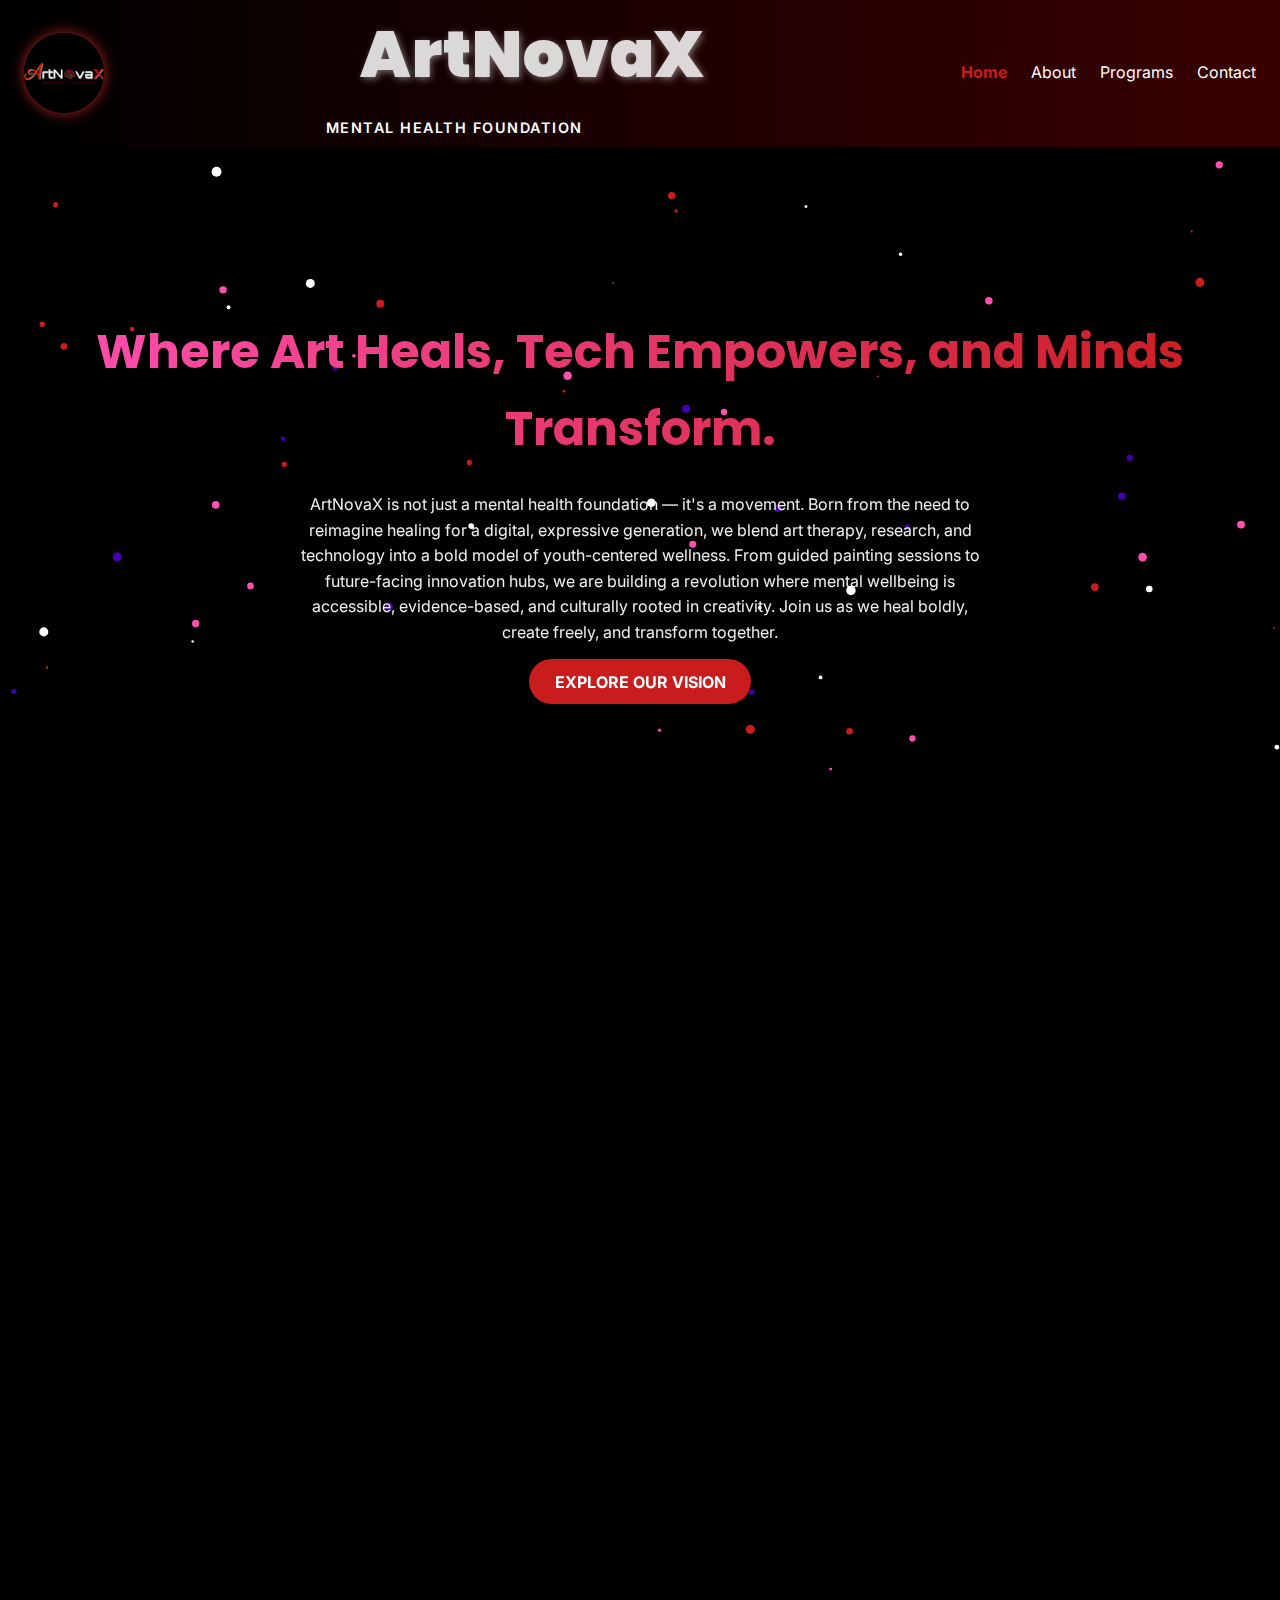
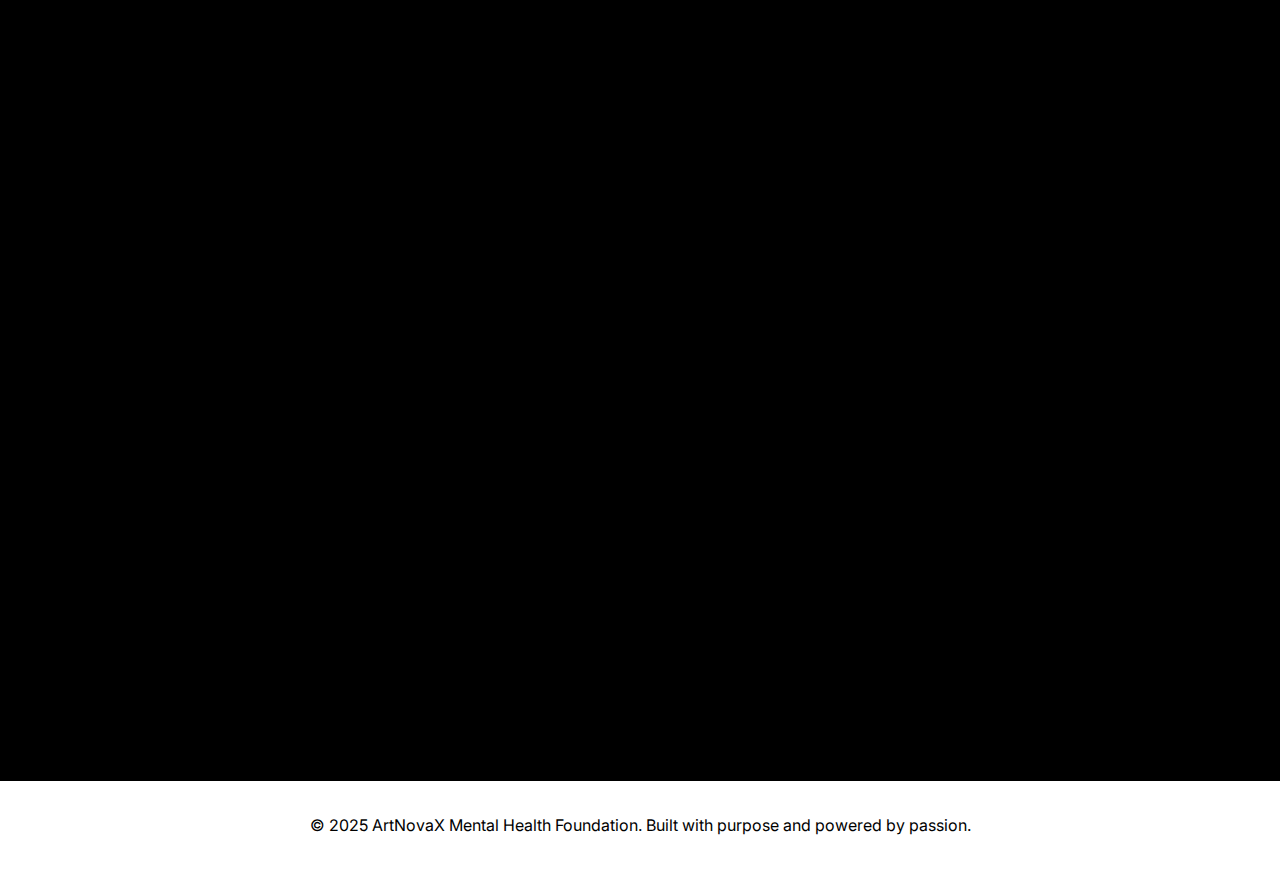
<file: index.html>
<!DOCTYPE html>
<html lang="en">

<head>
  <meta charset="UTF-8" />
  <base href="/">
  <meta name="viewport" content="width=device-width, initial-scale=1.0" />
  <title>ArtNovaX Mental Health Foundation</title>

  <link rel="icon" href="images/artnovax-favicon-32.png" type="image/png" sizes="32x32" />

  <!-- Shared + page styles -->
  <link rel="stylesheet" href="assets/css/style.css" />
  <link rel="stylesheet" href="assets/css/home.css" />

  <link href="https://fonts.googleapis.com/css2?family=Inter:wght@400;600&family=Poppins:wght@700&display=swap"
    rel="stylesheet" />
  <link href="https://unpkg.com/aos@2.3.1/dist/aos.css" rel="stylesheet" />
  <script src="https://cdnjs.cloudflare.com/ajax/libs/gsap/3.12.2/gsap.min.js"></script>
</head>

<body class="home">
  <header class="main-header">
    <img src="images/artnovax-white-logo.png" alt="ArtNovaX Logo" class="brand-logo" />

    <div class="brand-lockup">
      <h1 id="animated-logo">ArtNovaX</h1>
      <p>Mental Health Foundation</p>
    </div>

    <nav class="desktop-nav">
      <ul>
        <li><a href="./">Home</a></li>
        <li><a href="about/">About</a></li>
        <li><a href="programs/">Programs</a></li>
        <li><a href="contact/">Contact</a></li>
      </ul>
    </nav>

    <div class="mobile-nav-toggle" onclick="toggleNav()">&#9776;</div>

    <nav id="main-nav" class="mobile-nav">
      <ul class="nav-links">
        <li><a href="./">Home</a></li>
        <li><a href="about/">About</a></li>
        <li><a href="programs/">Programs</a></li>
        <li><a href="contact/">Contact</a></li>
      </ul>
    </nav>
  </header>

  <section class="hero" data-aos="fade-up">
    <canvas id="animated-bg"></canvas>
    <div class="hero-content">
      <h2>Where Art Heals, Tech Empowers, and Minds Transform.</h2>
      <p>ArtNovaX is not just a mental health foundation — it's a movement. Born from the need to reimagine healing for
        a digital, expressive generation, we blend art therapy, research, and technology into a bold model of
        youth-centered wellness. From guided painting sessions to future-facing innovation hubs, we are building a
        revolution where mental wellbeing is accessible, evidence-based, and culturally rooted in creativity. Join us as
        we heal boldly, create freely, and transform together.</p>
      <a href="/ArtNovaX-website/about/" class="btn-primary">Explore Our Vision</a>
    </div>
  </section>

  <section id="about" class="pillars" data-aos="fade-up">
    <div class="container">
      <h3>Our Core Pillars</h3>
      <div class="pillars-grid">
        <div class="pillar-card light-on-red">
          <h4>Art Therapy</h4>
          <p>Art lives in all of us — it’s not decoration, it’s medicine. We’re making art therapy central, not
            optional. Backed by research and culture, we’re proving that expression heals when it’s deeply guided and
            scaled through tech.</p>
        </div>
        <div class="pillar-card light-on-red">
          <h4>Mental Health Advocacy</h4>
          <p>We don’t raise awareness — we raise the bar. We speak boldly, act radically, and give youth the mic to
            shift how mental health is viewed, lived, and supported in Africa.</p>
        </div>
        <div class="pillar-card light-on-red">
          <h4>Tech Innovation</h4>
          <p>We build tools that heal. Our tech transforms art therapy into digital systems of care — accessible,
            interactive, and made for a connected generation.</p>
        </div>
      </div>
    </div>
  </section>

  <section id="therapy" class="pillars" data-aos="fade-up">
    <div class="container">
      <h3>Why Art Therapy Works</h3>
      <div class="pillars-grid">
        <div class="pillar-card light-on-red">
          <h4>Non-verbal Expression</h4>
          <p>Not everyone can explain their pain. Art helps translate emotion into visuals — colors, shapes, textures —
            that words can’t capture.</p>
        </div>
        <div class="pillar-card light-on-red">
          <h4>Science Meets Possibility</h4>
          <p>We don’t stop at the science — we build on it. Art therapy is still unfolding, and we’re shaping the future
            with every brushstroke, backed by data and bold ideas.</p>
        </div>
        <div class="pillar-card light-on-red">
          <h4>Creative Empowerment</h4>
          <p>Art gives voice and power. It helps young people reclaim agency over their stories and futures, especially
            those who’ve felt unseen or unheard.</p>
        </div>
      </div>
    </div>
  </section>

  <section id="vision" class="pillars" data-aos="fade-up">
    <div class="container">
      <h3>The Vision Ahead</h3>
      <div class="pillars-grid">
        <div class="pillar-card light-on-red">
          <h4>Research & Innovation Labs</h4>
          <p>We envision establishing interdisciplinary labs for youth-focused mental health research, connecting animal
            and human psychology.</p>
        </div>
        <div class="pillar-card light-on-red">
          <h4>Fellowships & Platforms</h4>
          <p>We aim to offer funded art therapy fellowships and create platforms to publish mental health narratives,
            insights, and breakthroughs from Africa.</p>
        </div>
        <div class="pillar-card light-on-red">
          <h4>A Continental Movement</h4>
          <p>ArtNovaX is more than an initiative. It’s a revolution — of minds, tools, hearts, and healing. We’re here
            to raise a generation that heals boldly and builds better.</p>
        </div>
      </div>
    </div>
  </section>

  <footer class="main-footer light-footer">
    <p>&copy; 2025 ArtNovaX Mental Health Foundation. Built with purpose and powered by passion.</p>
  </footer>

  <!-- libs first -->
  <script src="https://unpkg.com/aos@2.3.1/dist/aos.js"></script>

  <!-- site scripts -->
  <script defer src="assets/js/main.js"></script>
  <script defer src="assets/js/pages/home.js"></script>
</body>

</html>
</file>
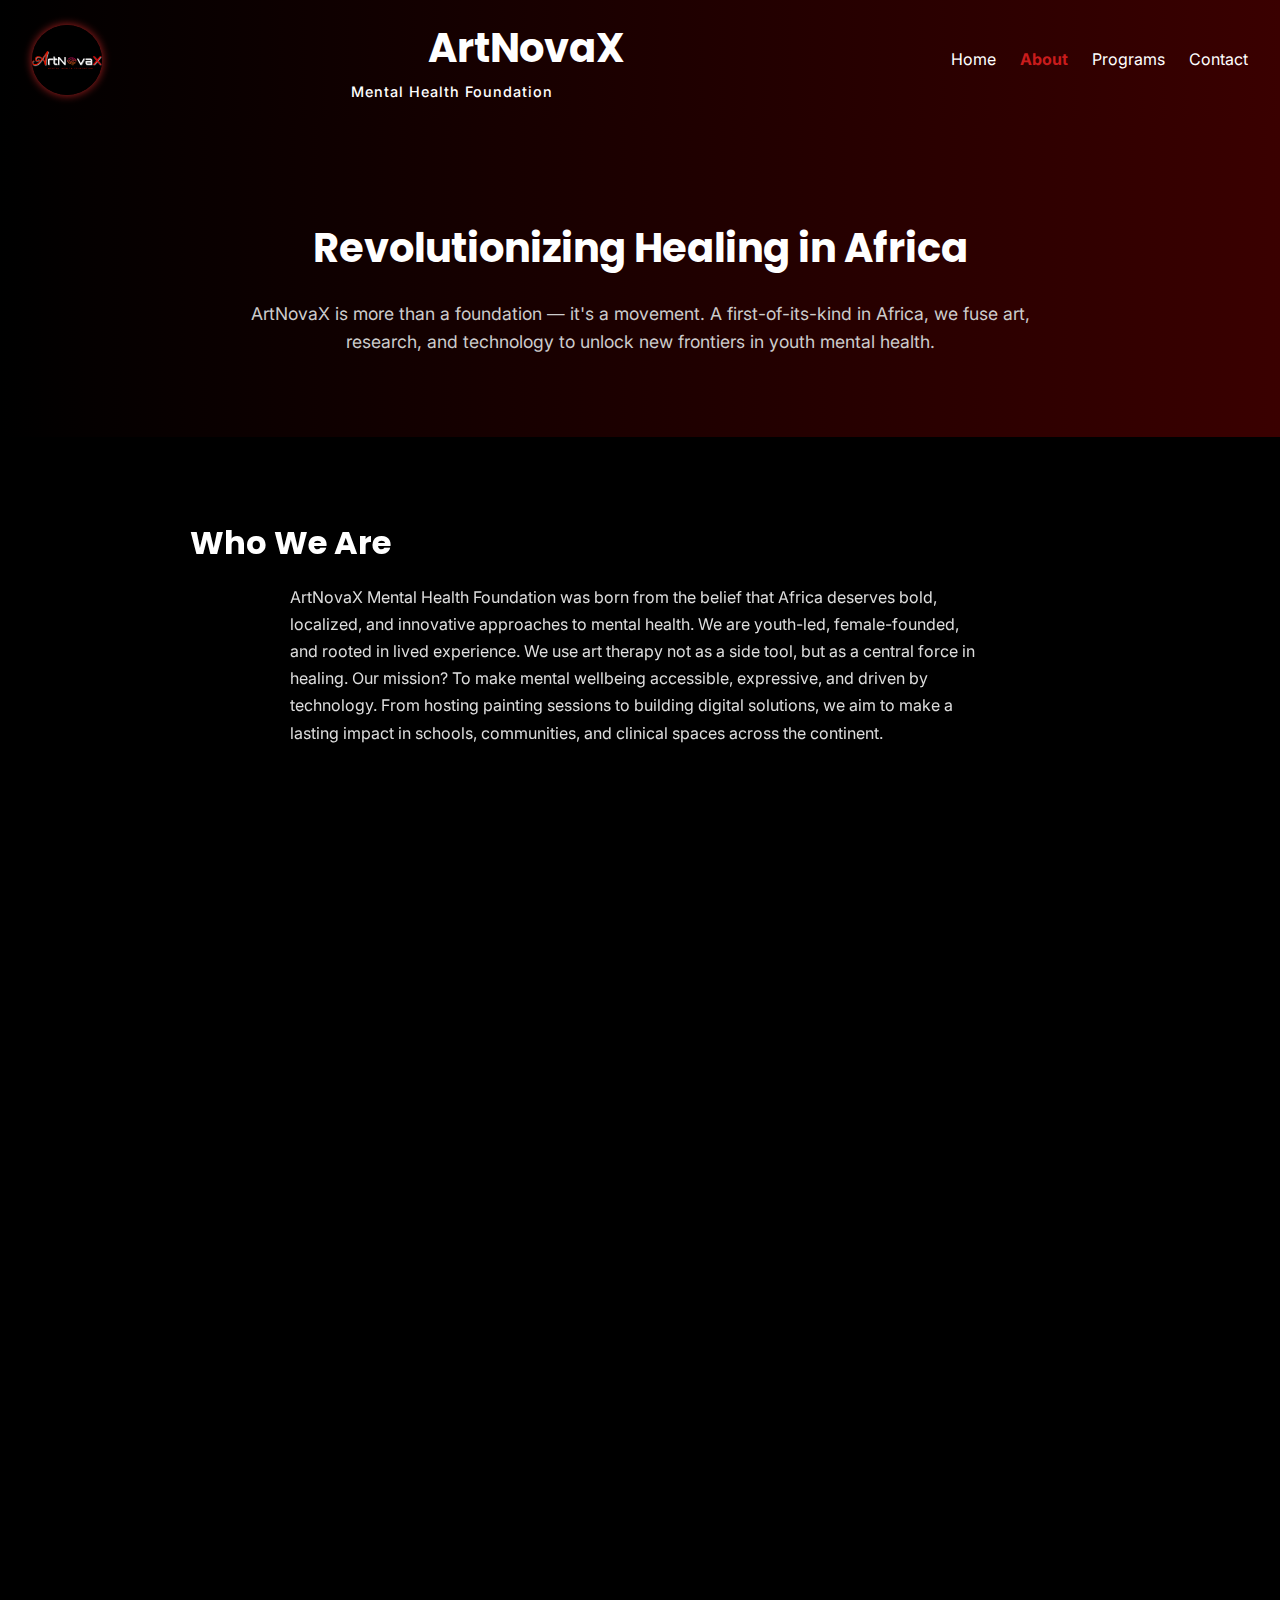
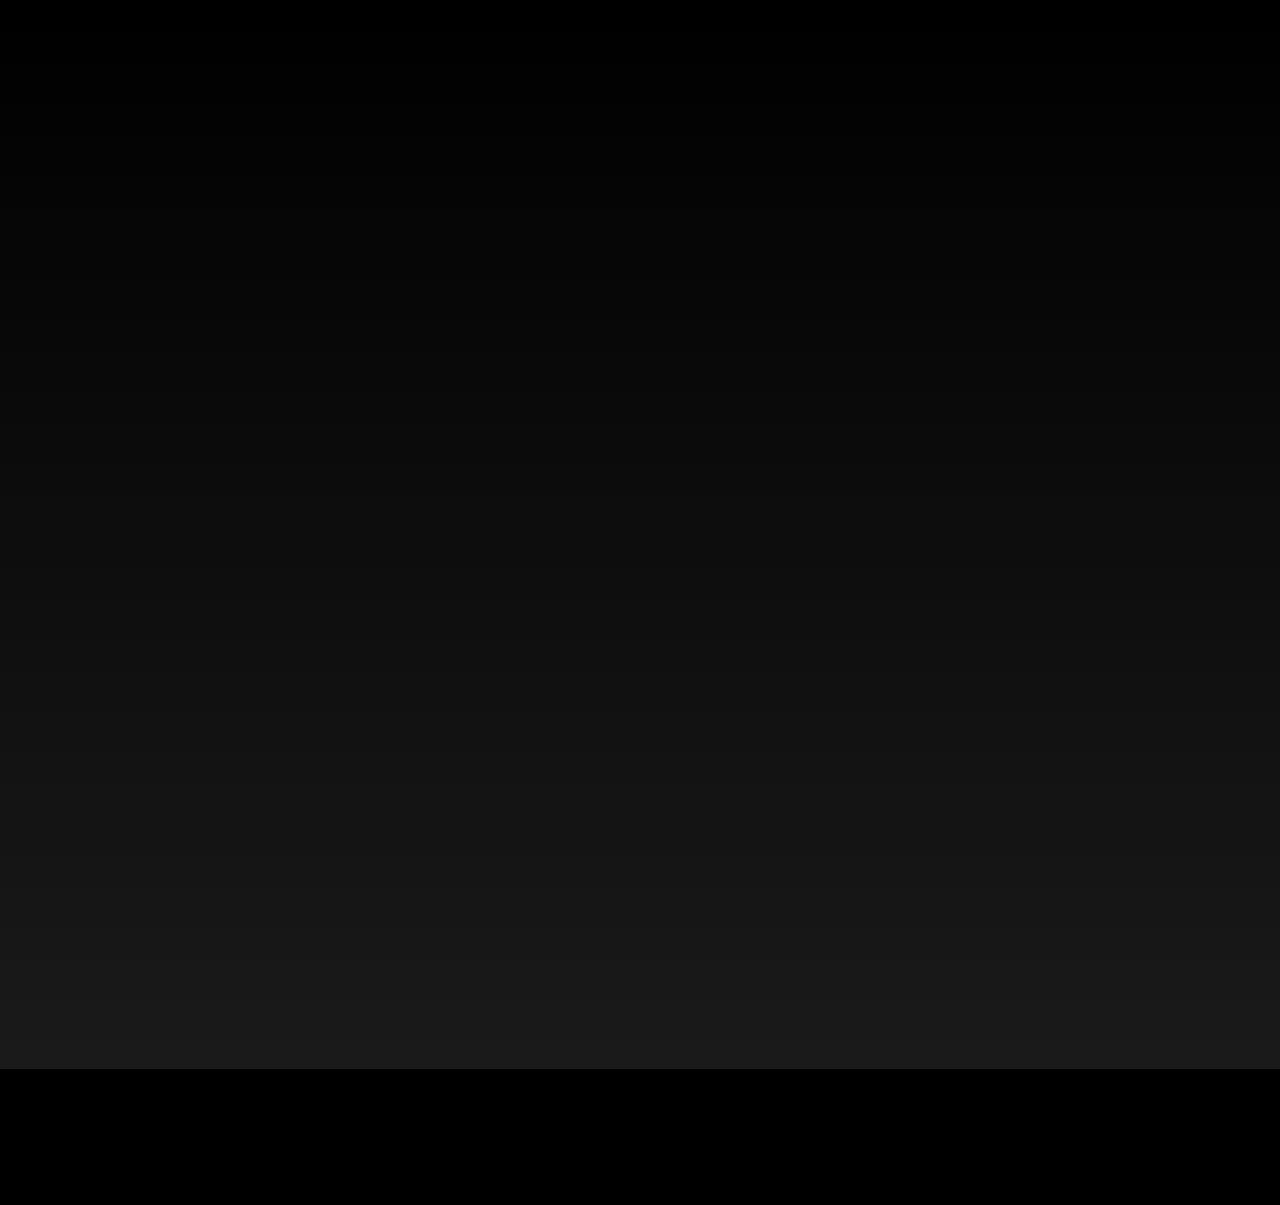
<file: about/index.html>
<!DOCTYPE html>
<html lang="en">

<head>
    <base href="/">
    <meta charset="UTF-8" />
    <meta name="viewport" content="width=device-width, initial-scale=1.0" />
    <title>About | ArtNovaX</title>

    <link rel="stylesheet" href="assets/css/style.css" />
    <link rel="stylesheet" href="assets/css/about.css" />
    <link rel="icon" href="images/artnovax-favicon-32.png" type="image/png" sizes="32x32" />

    <link href="https://fonts.googleapis.com/css2?family=Inter:wght@400;600&family=Poppins:wght@700&display=swap"
        rel="stylesheet" />
    <link href="https://unpkg.com/aos@2.3.1/dist/aos.css" rel="stylesheet" />
</head>

<body class="about">
    <header class="main-header">
        <img src="images/artnovax-white-logo.png" alt="ArtNovaX Logo" class="brand-logo" />
        <div class="brand-lockup">
            <h1>ArtNovaX</h1>
            <p>Mental Health Foundation</p>
        </div>

        <nav class="desktop-nav">
            <ul>
                <li><a href="./">Home</a></li>
                <li><a href="about/">About</a></li>
                <li><a href="programs/">Programs</a></li>
                <li><a href="contact/">Contact</a></li>
            </ul>
        </nav>

        <div class="mobile-nav-toggle" onclick="toggleNav()">&#9776;</div>
        <nav id="main-nav" class="mobile-nav">
            <ul class="nav-links">
                <li><a href="./">Home</a></li>
                <li><a href="about/">About</a></li>
                <li><a href="programs/">Programs</a></li>
                <li><a href="contact/">Contact</a></li>
            </ul>
        </nav>
    </header>

    <section class="about-hero" data-aos="fade-up">
        <h2>Revolutionizing Healing in Africa</h2>
        <p>
            ArtNovaX is more than a foundation — it's a movement. A first-of-its-kind in Africa, we fuse art, research,
            and technology to unlock new frontiers in youth mental health.
        </p>
    </section>

    <section class="about-who" data-aos="fade-up">
        <h3>Who We Are</h3>
        <p>
            ArtNovaX Mental Health Foundation was born from the belief that Africa deserves bold, localized, and
            innovative approaches to mental health. We are youth-led, female-founded, and rooted in lived experience. We
            use art therapy not as a side tool, but as a central force in healing. Our mission? To make mental wellbeing
            accessible, expressive, and driven by technology. From hosting painting sessions to building digital
            solutions, we aim to make a lasting impact in schools, communities, and clinical spaces across the
            continent.
        </p>
    </section>

    <section class="about-mission-vision" data-aos="zoom-in-up">
        <div class="card">
            <h3>Our Mission</h3>
            <p>
                To revolutionize mental healthcare by integrating art therapy, technology, and research into creative,
                accessible, and evidence-based solutions – empowering youth and communities to heal, grow, and thrive.
            </p>
        </div>
        <div class="card">
            <h3>Our Vision</h3>
            <p>
                To become Africa’s leading innovation hub for art-based mental health solutions — where art, science,
                and technology converge to transform how the world understands and experiences healing.
            </p>
        </div>
    </section>

    <section class="about-objectives" data-aos="fade-up">
        <h3>Our Objectives</h3>
        <p class="subtitle">
            We’re on a mission to transform mental wellness across Africa. Here’s how we’re doing it:
        </p>
        <div class="objectives-grid">
            <div class="objective-card">
                <h4>Credible Art Therapy</h4>
                <p>Advancing art therapy as a trusted, evidence-based mental health solution.</p>
            </div>
            <div class="objective-card">
                <h4>Breaking Stigma</h4>
                <p>Creating inclusive spaces where creativity sparks healing and open dialogue.</p>
            </div>
            <div class="objective-card">
                <h4>Youth Empowerment</h4>
                <p>Reaching underserved youth through art-based programs and mental health campaigns.</p>
            </div>
            <div class="objective-card">
                <h4>Tech-Driven Solutions</h4>
                <p>Building digital tools that bring art therapy into everyday lives.</p>
            </div>
            <div class="objective-card">
                <h4>Capacity Building</h4>
                <p>Training creatives and therapists to lead Africa’s healing movement.</p>
            </div>
            <div class="objective-card">
                <h4>African Research</h4>
                <p>Generating data to validate, innovate, and influence mental health policy.</p>
            </div>
            <div class="objective-card">
                <h4>Continental Reach</h4>
                <p>Scaling our impact across Africa through partnerships and regional hubs.</p>
            </div>
        </div>
    </section>

    <section class="about-unique" data-aos="fade-up" data-aos-offset="200" data-aos-delay="100">
        <h3>What Sets Us Apart</h3>
        <p data-aos="fade-up" data-aos-delay="200">
            ArtNovaX is redefining what healing looks like in Africa. We're not just raising awareness — we're building
            a system. We combine ancient forms of expression with cutting-edge digital tools to make therapy accessible,
            engaging, and effective. Our foundation is led by young people with lived experience, powered by a belief in
            community, and driven by a bold commitment to innovation. Here, art is science, tech is therapy, and healing
            is a collective revolution.
        </p>
    </section>

    <!-- libs -->
    <script src="https://unpkg.com/aos@2.3.1/dist/aos.js"></script>

    <!-- shared + page scripts -->
    <script defer src="assets/js/main.js"></script>
    <script defer src="assets/js/pages/about.js"></script>
</body>

</html>
</file>
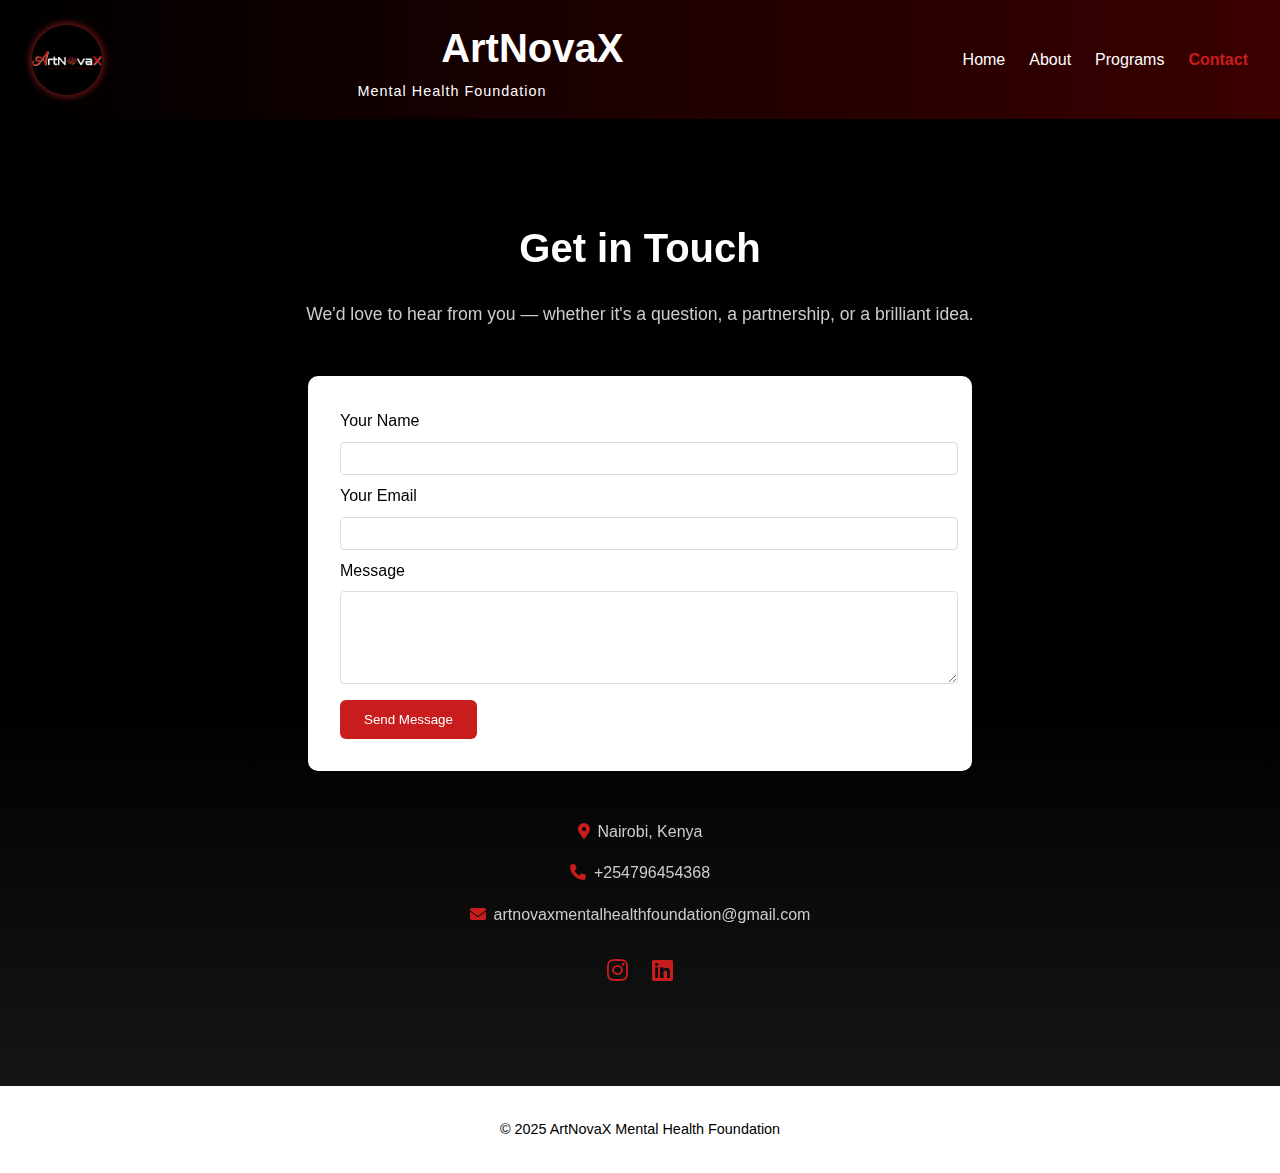
<file: contact/index.html>
<!DOCTYPE html>
<html lang="en">

<head>
    <meta charset="utf-8" />
    <base href="/">
    <title>Contact | ArtNovaX</title>
    <meta name="viewport" content="width=device-width, initial-scale=1" />

    <link rel="icon" href="images/artnovax-favicon-32.png" type="image/png" sizes="32x32" />
    <link rel="stylesheet" href="assets/css/style.css" />
    <link rel="stylesheet" href="assets/css/contact.css" />

    <!-- Icons + AOS (kept) -->
    <link rel="stylesheet" href="https://cdnjs.cloudflare.com/ajax/libs/font-awesome/6.5.0/css/all.min.css" />
    <link rel="stylesheet" href="https://unpkg.com/aos@2.3.1/dist/aos.css" />
</head>

<body class="contact">
    <header class="main-header">
        <!-- Keep absolute logo path as in original -->
        <img src="images/artnovax-white-logo.png" alt="ArtNovaX Logo" class="brand-logo" />

        <div class="brand-lockup">
            <h1>ArtNovaX</h1>
            <p>Mental Health Foundation</p>
        </div>

        <nav class="desktop-nav">
            <ul>
                <li><a href="./">Home</a></li>
                <li><a href="about/">About</a></li>
                <li><a href="programs/">Programs</a></li>
                <li><a href="contact/">Contact</a></li>
            </ul>
        </nav>

        <div class="mobile-nav-toggle" onclick="toggleNav()">&#9776;</div>

        <nav id="main-nav" class="mobile-nav">
            <ul class="nav-links">
                <li><a href="./">Home</a></li>
                <li><a href="about/">About</a></li>
                <li><a href="programs/">Programs</a></li>
                <li><a href="contact/">Contact</a></li>
            </ul>
        </nav>
    </header>

    <section class="contact-hero" data-aos="fade-up">
        <h2>Get in Touch</h2>
        <p>We'd love to hear from you — whether it's a question, a partnership, or a brilliant idea.</p>

        <div class="contact-card">
            <form action="https://usebasin.com/f/f257a90198fe" method="POST">
                <label for="name">Your Name</label><br />
                <input type="text" id="name" name="name" required />

                <label for="email">Your Email</label><br />
                <input type="email" id="email" name="email" required />

                <label for="message">Message</label><br />
                <textarea id="message" name="message" rows="5" required></textarea>

                <button type="submit" class="btn-send">Send Message</button>
            </form>
        </div>

        <div class="contact-meta">
            <p><i class="fas fa-map-marker-alt"></i>Nairobi, Kenya</p>
            <p><i class="fas fa-phone"></i>+254796454368</p>
            <p><i class="fas fa-envelope"></i>artnovaxmentalhealthfoundation@gmail.com</p>

            <div class="socials">
                <a href="https://www.instagram.com/artnova.x?igsh=MWN3dWluNmVrd201dg%3D%3D&utm_source=qr"
                    target="_blank" aria-label="Instagram">
                    <i class="fab fa-instagram"></i>
                </a>
                <a href="https://www.linkedin.com/company/artnovax-mental-health-foundation/" target="_blank"
                    aria-label="LinkedIn">
                    <i class="fab fa-linkedin"></i>
                </a>
            </div>
        </div>
    </section>

    <footer class="main-footer light-footer">
        &copy; 2025 ArtNovaX Mental Health Foundation
    </footer>

    <!-- libs -->
    <script src="https://unpkg.com/aos@2.3.1/dist/aos.js"></script>

    <!-- shared + page scripts -->
    <script defer src="assets/js/main.js"></script>
    <script defer src="assets/js/pages/contact.js"></script>
</body>

</html>
</file>
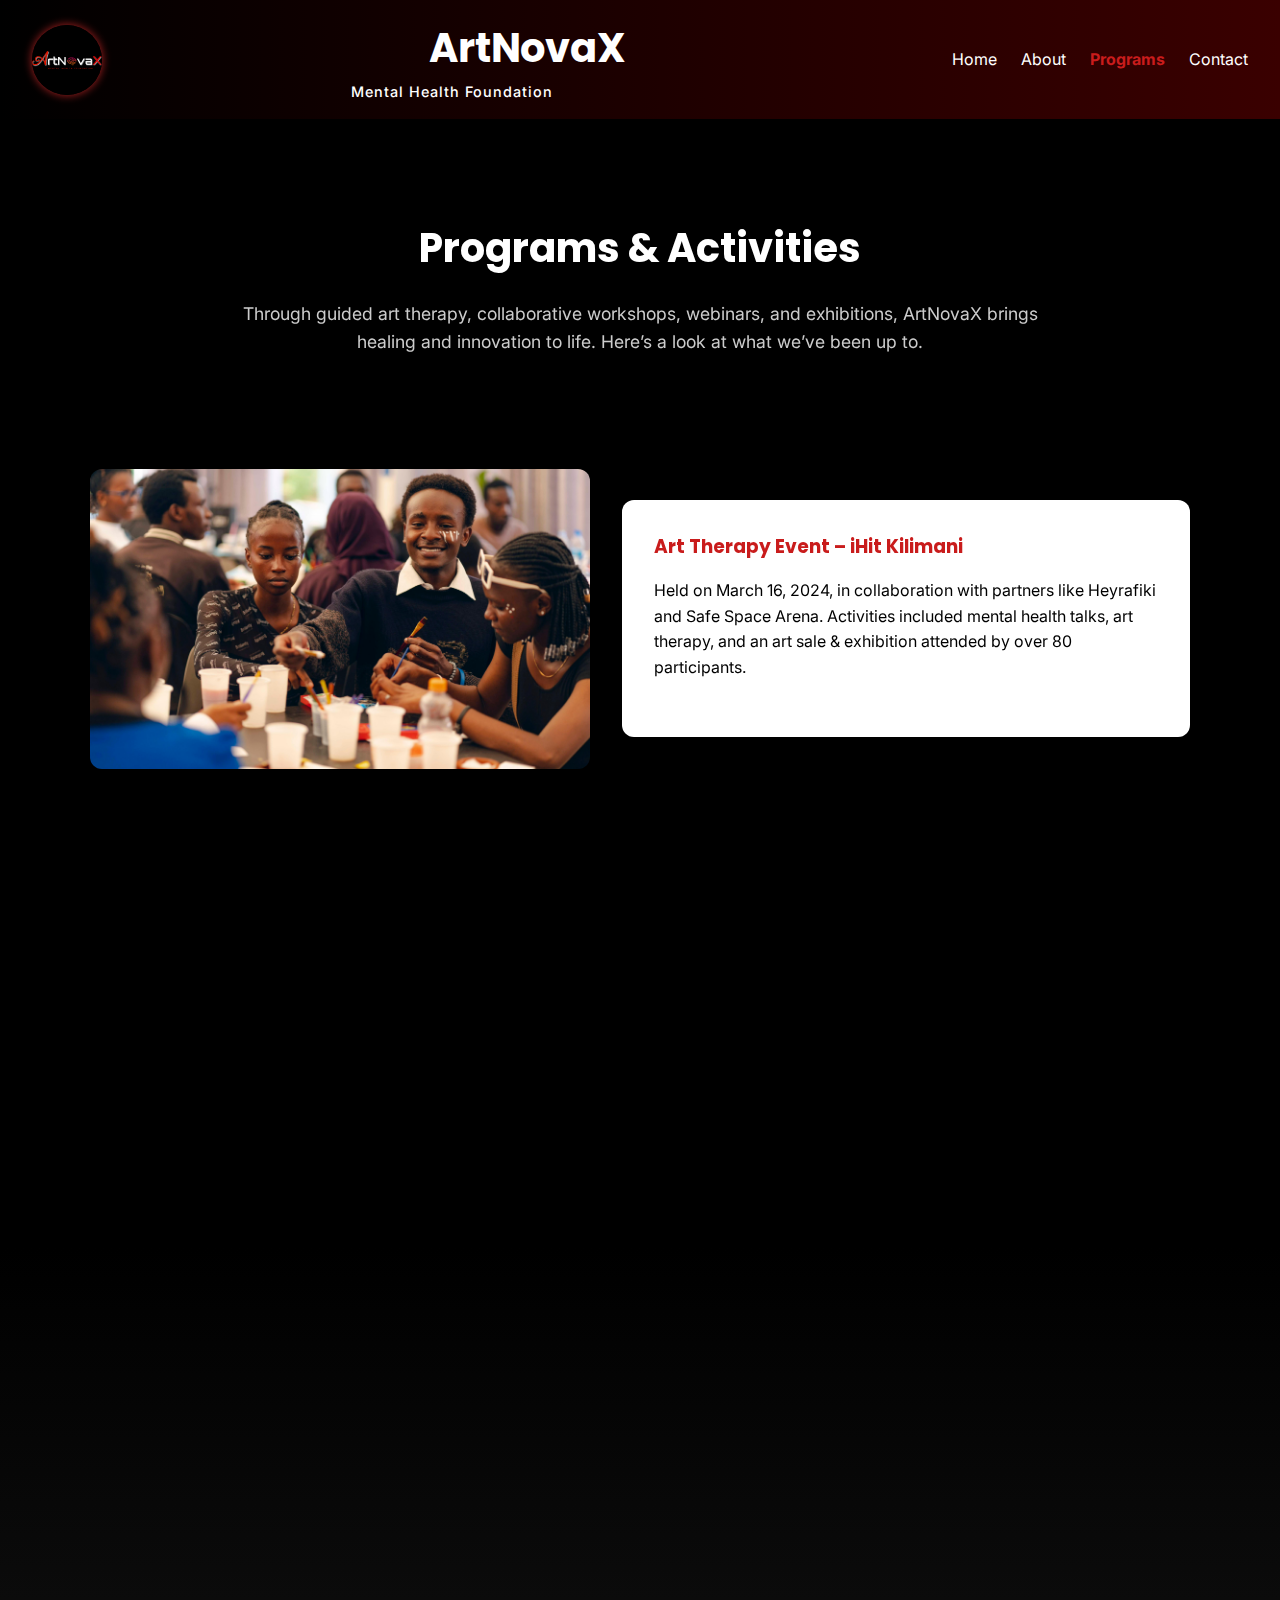
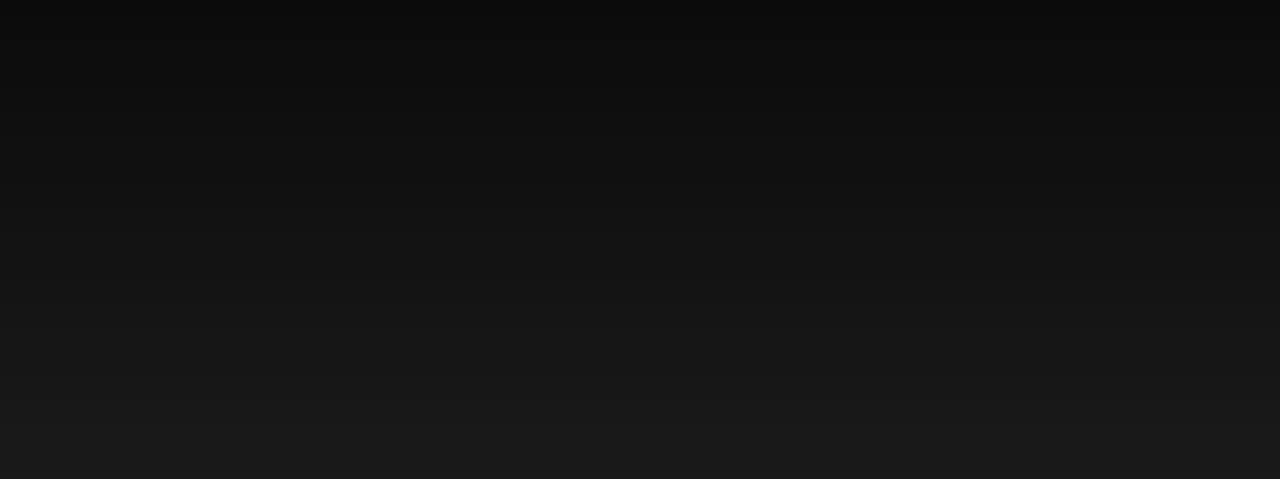
<file: programs/index.html>
<!DOCTYPE html>
<html lang="en">

<head>
    <meta charset="UTF-8" />
    <base href="/">
    <meta name="viewport" content="width=device-width, initial-scale=1.0" />
    <title>Programs | ArtNovaX</title>

    <link rel="icon" href="images/artnovax-favicon-32.png" type="image/png" sizes="32x32" />
    <link rel="stylesheet" href="assets/css/style.css" />
    <link rel="stylesheet" href="assets/css/programs.css" />

    <link href="https://fonts.googleapis.com/css2?family=Inter:wght@400;600&family=Poppins:wght@700&display=swap"
        rel="stylesheet" />
    <link href="https://unpkg.com/aos@2.3.1/dist/aos.css" rel="stylesheet" />
</head>

<body class="programs">
    <header class="main-header">
        <img src="images/artnovax-white-logo.png" alt="ArtNovaX Logo" class="brand-logo" />
        <div class="brand-lockup">
            <h1>ArtNovaX</h1>
            <p>Mental Health Foundation</p>
        </div>

        <nav class="desktop-nav">
            <ul>
                <li><a href="./">Home</a></li>
                <li><a href="about/">About</a></li>
                <li><a href="programs/">Programs</a></li>
                <li><a href="contact/">Contact</a></li>
            </ul>
        </nav>

        <div class="mobile-nav-toggle" onclick="toggleNav()">&#9776;</div>
    </header>

    <nav id="main-nav" class="mobile-nav">
        <ul class="nav-links">
            <li><a href="./">Home</a></li>
            <li><a href="about/">About</a></li>
            <li><a href="programs/">Programs</a></li>
            <li><a href="contact/">Contact</a></li>
        </ul>
    </nav>

    <section class="programs-hero" data-aos="fade-right">
        <h2>Programs & Activities</h2>
        <p>
            Through guided art therapy, collaborative workshops, webinars, and exhibitions, ArtNovaX brings healing and
            innovation to life. Here’s a look at what we’ve been up to.
        </p>
    </section>

    <section class="events">
        <!-- Row 1 -->
        <div class="event-row">
            <img src="images/ihit-art-therapy.jpg" alt="Art Therapy at iHit" class="event-img"
                data-aos="fade-right" />
            <div class="event-card" data-aos="fade-left">
                <h3>Art Therapy Event – iHit Kilimani</h3>
                <p>Held on March 16, 2024, in collaboration with partners like Heyrafiki and Safe Space Arena.
                    Activities
                    included mental health talks, art therapy, and an art sale & exhibition attended by over 80
                    participants.</p>
            </div>
        </div>

        <!-- Row 2 (vertical stack left) -->
        <div class="event-col">
            <img src="images/art-contest.jpg" alt="Art Contest" class="event-img" data-aos="fade-right" />
            <div class="event-card wide" data-aos="fade-left">
                <h3>Art Therapy Contest – Mental Health Awareness Week</h3>
                <p>From May 20–24, 2024, we hosted a themed art contest in partnership with UNSA FVM and FoA. Four
                    winners were
                    awarded for their powerful art submissions raising awareness around mental health.</p>
            </div>
        </div>

        <!-- Row 3 -->
        <div class="event-row">
            <img src="images/cd-painting.jpg" alt="Mini Art Therapy" class="event-img" data-aos="fade-right" />
            <div class="event-card" data-aos="fade-left">
                <h3>Mini Art Therapy – UoN Main Campus</h3>
                <p>On October 9, 2024, our executive team engaged in mini art therapy by painting on recycled CDs. A
                    fun, introspective session that celebrated creativity and wellness.</p>
            </div>
        </div>

        <!-- Row 4 (mirrored fades) -->
        <div class="event-row">
            <img src="images/kabete-session.jpg" alt="Kabete Campus Session" class="event-img"
                data-aos="fade-left" />
            <div class="event-card" data-aos="fade-right">
                <h3>Art Therapy Session – Kabete Campus</h3>
                <p>On October 16, 2024, in partnership with UNSA FVM, ArtNovaX held a painting therapy session for 25
                    university students. A safe space to decompress and reconnect through art.</p>
            </div>
        </div>
    </section>

    <!-- libs -->
    <script src="https://unpkg.com/aos@2.3.1/dist/aos.js"></script>

    <!-- shared + page scripts -->
    <script defer src="assets/js/main.js"></script>
    <script defer src="assets/js/pages/programs.js"></script>
</body>

</html>
</file>
<file: assets/css/style.css>
/* Base Styles */
body {
    margin: 0;
    font-family: 'Inter', sans-serif;
    background-color: #0a0a0a;
    color: #f0f0f0;
    line-height: 1.6;
}

/* Typography */
h1,
h2,
h3,
h4 {
    font-family: 'Poppins', sans-serif;
    font-weight: 700;
    color: #ffffff;
    margin-bottom: 0.5em;
}

h2 {
    font-size: 2.5rem;
}

p {
    font-size: 1rem;
    max-width: 700px;
    margin: 0 auto 1.5rem;
}

/* Header */
.main-header {
    background-color: #0d0d0d;
    padding: 1rem 2rem;
    position: sticky;
    top: 0;
    z-index: 1000;
}

.main-header .container {
    display: flex;
    justify-content: space-between;
    align-items: center;
}

.logo {
    font-size: 2rem;
    color: #c91c1c;
}

/* Navigation */
nav ul {
    list-style: none;
    display: flex;
    gap: 1.5rem;
    padding: 0;
    margin: 0;
}

nav ul li a {
    color: #f0f0f0;
    text-decoration: none;
    font-weight: 600;
    transition: color 0.3s;
}

nav ul li a:hover,
nav ul li a.active {
    color: #ff4fb2;
}

/* Hero Section */
.hero {
    position: relative;
    text-align: center;
    padding: 8rem 2rem 6rem;
    overflow: hidden;
}

.hero canvas {
    position: absolute;
    top: 0;
    left: 0;
    z-index: 0;
}

.hero-content {
    position: relative;
    z-index: 1;
}

.hero-content h2 {
    font-size: 3rem;
    background: linear-gradient(to right, #ff4fb2, #c91c1c);
    background-clip: text;
    -webkit-background-clip: text;
    -webkit-text-fill-color: transparent;
}

.btn-primary {
    background-color: #c91c1c;
    color: #fff;
    padding: 0.8rem 1.6rem;
    border: none;
    border-radius: 25px;
    font-weight: bold;
    text-transform: uppercase;
    text-decoration: none;
    transition: background-color 0.3s ease;
}

.btn-primary:hover {
    background-color: #a71616;
}

/* Pillar Sections */
.pillars {
    padding: 4rem 2rem;
}

.pillars h3 {
    text-align: center;
    font-size: 2rem;
    margin-bottom: 3rem;
}

.pillars-grid {
    display: grid;
    grid-template-columns: repeat(auto-fit, minmax(260px, 1fr));
    gap: 2rem;
}

.pillar-card {
    background-color: #1a1a1a;
    border-left: 5px solid #c91c1c;
    padding: 2rem;
    border-radius: 8px;
    transition: transform 0.3s ease;
}

.pillar-card:hover {
    transform: translateY(-5px);
}

/* Footer */
.main-footer {
    text-align: center;
    padding: 2rem;
    background-color: #0d0d0d;
    color: #888;
    font-size: 0.9rem;
}
</file>
<file: assets/css/home.css>
/* Page background + default text color exactly as before */
body.home {
    background-color: #000000;
    color: #f0f0f0;
}

/* Header wrapper (moved from inline style) */
body.home header.main-header {
    padding: 0.5rem 1.5rem;
    max-height: 160px;
    background: linear-gradient(to right, #000000, #3a0000);
    display: flex;
    align-items: center;
    justify-content: space-between;
}

/* Logo image styles + hover scale (replacing inline onmouseover/out) */
body.home header.main-header .brand-logo {
    height: 80px;
    border-radius: 50%;
    box-shadow: 0 0 14px rgba(255, 50, 50, 0.7);
    transition: transform 0.3s ease;
}

body.home header.main-header .brand-logo:hover {
    transform: scale(1.1);
}

/* Center lockup */
body.home header.main-header .brand-lockup {
    text-align: center;
    flex-grow: 1;
}

body.home header.main-header #animated-logo {
    font-size: 4.2rem;
    font-weight: 900;
    font-family: 'Poppins', sans-serif;
    color: #ffffff;
    text-shadow: 2px 2px 8px rgba(255, 255, 255, 0.5);
    margin: 0;
    opacity: 0;
    /* initial state for GSAP */
    transform: scale(0.8);
    /* initial state for GSAP */
}

body.home header.main-header .brand-lockup p {
    margin: 0;
    font-size: 0.9rem;
    color: #ffffff;
    font-family: 'Inter', sans-serif;
    font-weight: 600;
    letter-spacing: 1.5px;
    text-transform: uppercase;
}

/* Desktop nav alignment */
body.home header .desktop-nav {
    margin-left: auto;
    display: flex;
    gap: 1.5rem;
}

body.home header .desktop-nav ul {
    display: flex;
    gap: 1.5rem;
    list-style: none;
    margin: 0;
    padding: 0;
}

body.home header .desktop-nav a {
    color: #ffffff;
    text-decoration: none;
    font-weight: 600;
}

/* Mobile nav drawer + toggle button (moved from inline <style> blocks) */
body.home .mobile-nav-toggle {
    position: absolute;
    top: 1rem;
    right: 1rem;
    z-index: 1000;
    font-size: 2rem;
    cursor: pointer;
    color: #fff;
    display: none;
    /* default hidden; shown in media query */
}

body.home nav.mobile-nav {
    display: none;
    position: fixed;
    top: 0;
    left: 0;
    width: 70%;
    height: 100%;
    background: #000000;
    border-top-right-radius: 12px;
    border-bottom-right-radius: 12px;
    padding: 2rem 1rem;
    z-index: 999;
    box-shadow: 4px 0 12px rgba(255, 255, 255, 0.1);
}

body.home nav.mobile-nav .nav-links {
    display: flex;
    flex-direction: column;
    gap: 1.25rem;
    padding: 0;
    list-style: none;
}

body.home nav.mobile-nav a {
    color: #ffffff;
    text-decoration: none;
}

/* Keyframes preserved (even if not currently referenced) */
@keyframes waveScale {
    0% {
        transform: scale(1) rotate(0deg);
    }

    50% {
        transform: scale(1.1) rotate(-1deg);
    }

    100% {
        transform: scale(1.05) rotate(1deg);
    }
}

@keyframes flickerText {
    0% {
        letter-spacing: 0px;
    }

    50% {
        letter-spacing: 2px;
    }

    100% {
        letter-spacing: 0px;
    }
}

@keyframes slideIn {
    to {
        opacity: 1;
        transform: translateX(0);
    }
}

/* Light cards used in pillars (replacing inline bg/text colors) */
body.home .pillar-card.light-on-red {
    background-color: #ffffff;
    color: #c91c1c;
}

body.home .pillar-card.light-on-red h4 {
    color: #c91c1c;
}

/* Footer color override to match inline styles */
body.home .main-footer.light-footer {
    background-color: #ffffff;
    color: #000000;
}

/* Mobile adjustments preserved exactly */
@media (max-width: 768px) {
    body.home header.main-header {
        flex-direction: column;
        align-items: center;
        text-align: center;
        max-height: unset;
        padding: 1rem;
    }

    body.home header.main-header .brand-logo {
        height: 65px;
        margin-bottom: 0.5rem;
    }

    body.home header.main-header div {
        transform: none !important;
    }

    body.home header.main-header h1 {
        font-size: 2.2rem !important;
    }

    body.home header.main-header p {
        font-size: 0.85rem;
    }

    body.home header.main-header nav ul {
        display: flex;
        flex-direction: column;
        gap: 0.3rem;
        padding: 0;
        margin-top: 0.75rem;
    }

    body.home header.main-header nav ul li a {
        font-size: 0.95rem;
    }

    body.home .mobile-nav-toggle {
        display: block;
    }

    body.home nav.mobile-nav ul {
        display: none;
        flex-direction: column;
        background-color: #000000;
        position: absolute;
        right: 1rem;
        top: 80px;
        padding: 1rem;
        border-radius: 8px;
        box-shadow: 0 0 10px rgba(255, 255, 255, 0.1);
    }

    body.home nav.mobile-nav ul.show {
        display: flex;
    }
}
</file>
